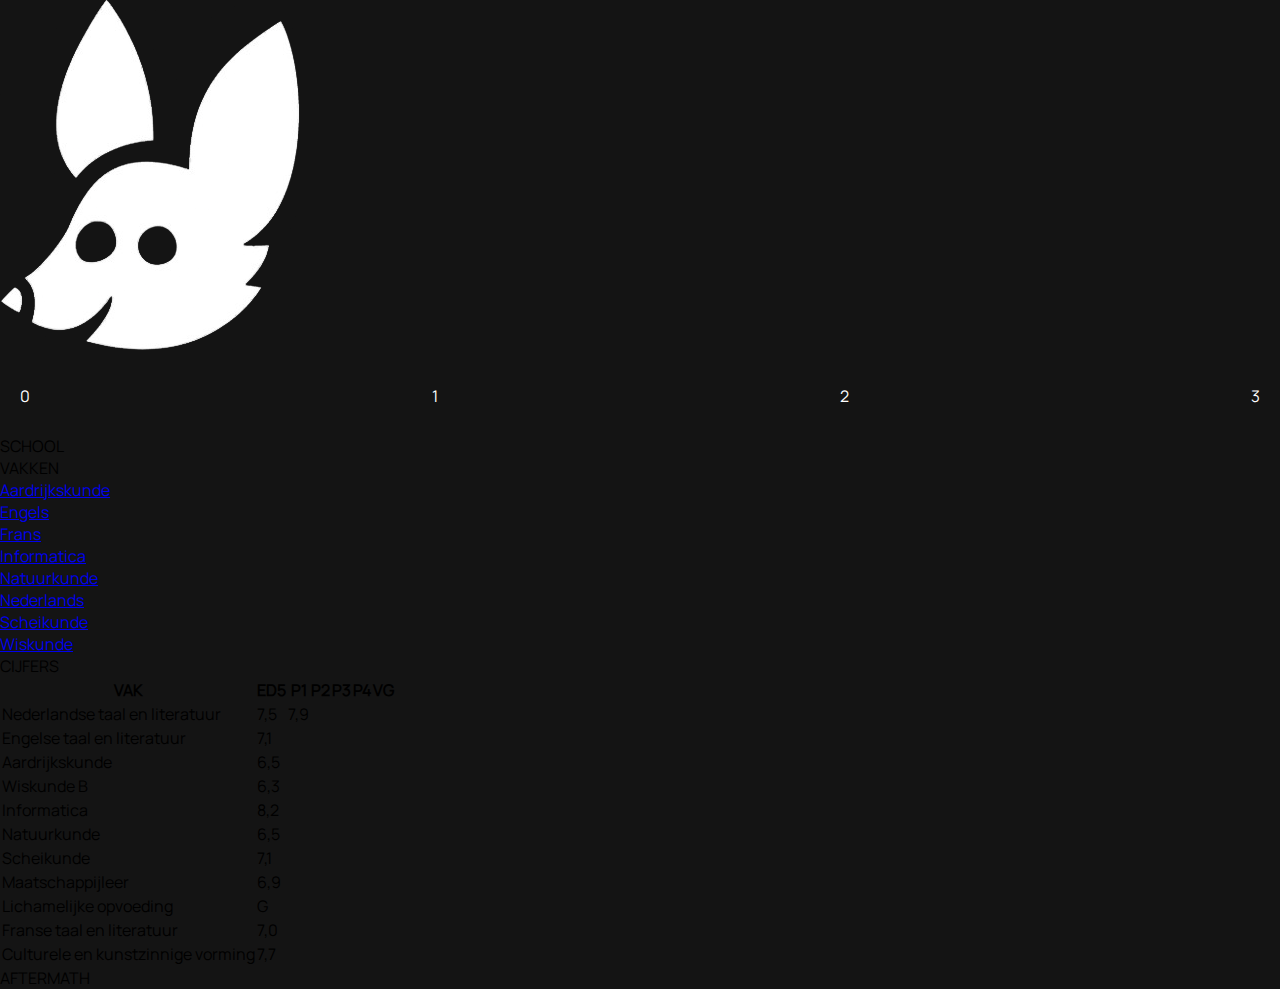
<file: index.html>
<!DOCTYPE html>
<html lang="en">
<head>
    <meta charset="UTF-8">
    <meta name="viewport" content="width=device-width, initial-scale=1.0">
    <link rel="stylesheet" type="text/css" href="style.css">
    <script defer src="scripts.js"></script>
    <title>maussie</title>
</head>

<header>
    <div class="navbar">
        <div class="logo">
            <img src="../../images/logos/maussie.png" alt="maussie">
        </div>
    </div>
</header>

<body>
    <nav class="escalator-nav">
        <ul>
            <li><a href="#section0" class="nav-link" data-hover="SCHOOL">0</a></li>
            <li><a href="#section1" class="nav-link" data-hover="VAKKEN">1</a></li>
            <li><a href="#section2" class="nav-link" data-hover="CIJFERS">2</a></li>
            <li><a href="#section3" class="nav-link" data-hover="AFTERMATH">3</a></li>
        </ul>
    </nav>

    <div class="content0" id="section0">
        <p>SCHOOL</p>
    </div>

    <div class="content1" id="section1">
        <p>VAKKEN</p>
        <ul>
            <a href="Aardrijkskunde.html"><li>Aardrijkskunde</li></a>
            <a href="Engels.html"><li>Engels</li></a>
            <a href="Frans.html"><li>Frans</li></a>
            <a href="Informatica.html"><li>Informatica</li></a>
            <a href="Natuurkunde.html"><li>Natuurkunde</li></a>
            <a href="Nederlands.html"><li>Nederlands</li></a>
            <a href="Scheikunde.html"><li>Scheikunde</li></a>
            <a href="Wiskunde.html"><li>Wiskunde</li></a> 
        </ul>
    </div>

    <div class="content2" id="section2">
        <p class="section-heading">CIJFERS</p>
        <table class="grades-table">
            <thead>
                <tr>
                    <th>VAK</th>
                    <th>ED5</th>
                    <th>P1</th>
                    <th>P2</th>
                    <th>P3</th>
                    <th>P4</th>
                    <th>VG</th>
                </tr>
            </thead>
            <tbody>
                <tr>
                    <td class="td-left">Nederlandse taal en literatuur</td>
                    <td>7,5</td>
                    <td>7,9</td>
                    <td></td>
                    <td></td>
                    <td></td>
                    <td class="vg-cell"></td>
                </tr>
                <tr>
                    <td class="td-left">Engelse taal en literatuur</td>
                    <td>7,1</td>
                    <td></td>
                    <td></td>
                    <td></td>
                    <td></td>
                    <td class="vg-cell"></td>
                </tr>
                <tr>
                    <td class="td-left">Aardrijkskunde</td>
                    <td>6,5</td>
                    <td></td>
                    <td></td>
                    <td></td>
                    <td></td>
                    <td class="vg-cell"></td>
                </tr>
                <tr>
                    <td class="td-left">Wiskunde B</td>
                    <td>6,3</td>
                    <td></td>
                    <td></td>
                    <td></td>
                    <td></td>
                    <td class="vg-cell"></td>
                </tr>
                <tr>
                    <td class="td-left">Informatica</td>
                    <td>8,2</td>
                    <td></td>
                    <td></td>
                    <td></td>
                    <td></td>
                    <td class="vg-cell"></td>
                </tr>
                <tr>
                    <td class="td-left">Natuurkunde</td>
                    <td>6,5</td>
                    <td></td>
                    <td></td>
                    <td></td>
                    <td></td>
                    <td class="vg-cell"></td>
                </tr>
                <tr>
                    <td class="td-left">Scheikunde</td>
                    <td>7,1</td>
                    <td></td>
                    <td></td>
                    <td></td>
                    <td></td>
                    <td class="vg-cell"></td>
                </tr>
                <tr>
                    <td class="td-left">Maatschappijleer</td>
                    <td>6,9</td>
                    <td></td>
                    <td></td>
                    <td></td>
                    <td></td>
                    <td class="vg-cell"></td>
                </tr>
                <tr>
                    <td class="td-left">Lichamelijke opvoeding</td>
                    <td>G</td>
                    <td></td>
                    <td></td>
                    <td></td>
                    <td></td>
                    <td class="vg-cell"></td>
                </tr>
                <tr>
                    <td class="td-left">Franse taal en literatuur</td>
                    <td>7,0</td>
                    <td></td>
                    <td></td>
                    <td></td>
                    <td></td>
                    <td class="vg-cell"></td>
                </tr>
                <tr>
                    <td class="td-left">Culturele en kunstzinnige vorming</td>
                    <td>7,7</td>
                    <td></td>
                    <td></td>
                    <td></td>
                    <td></td>
                    <td class="vg-cell"></td>
                </tr>
            </tbody>
        </table>
    </div>
    
    

    <div class="content3" id="section3">
        <p>AFTERMATH</p>
    </div>
</body>
</html>
</file>
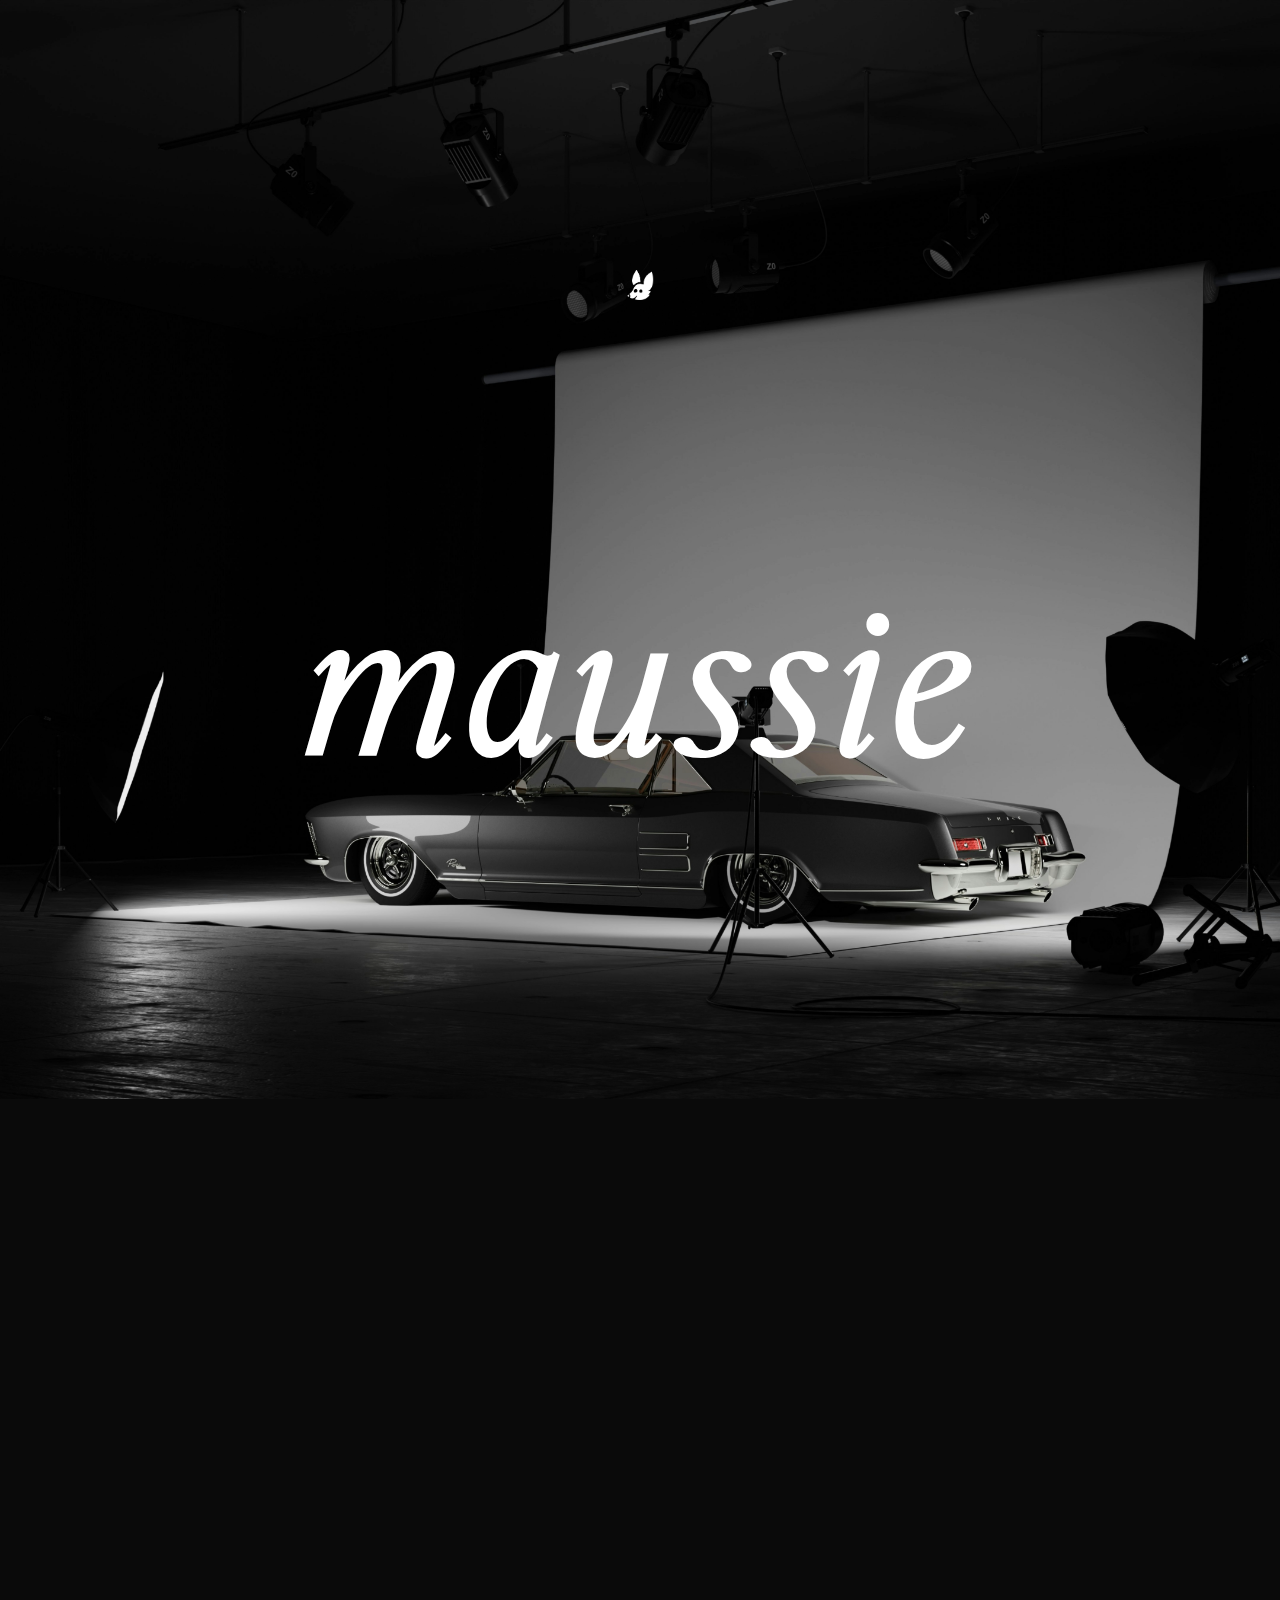
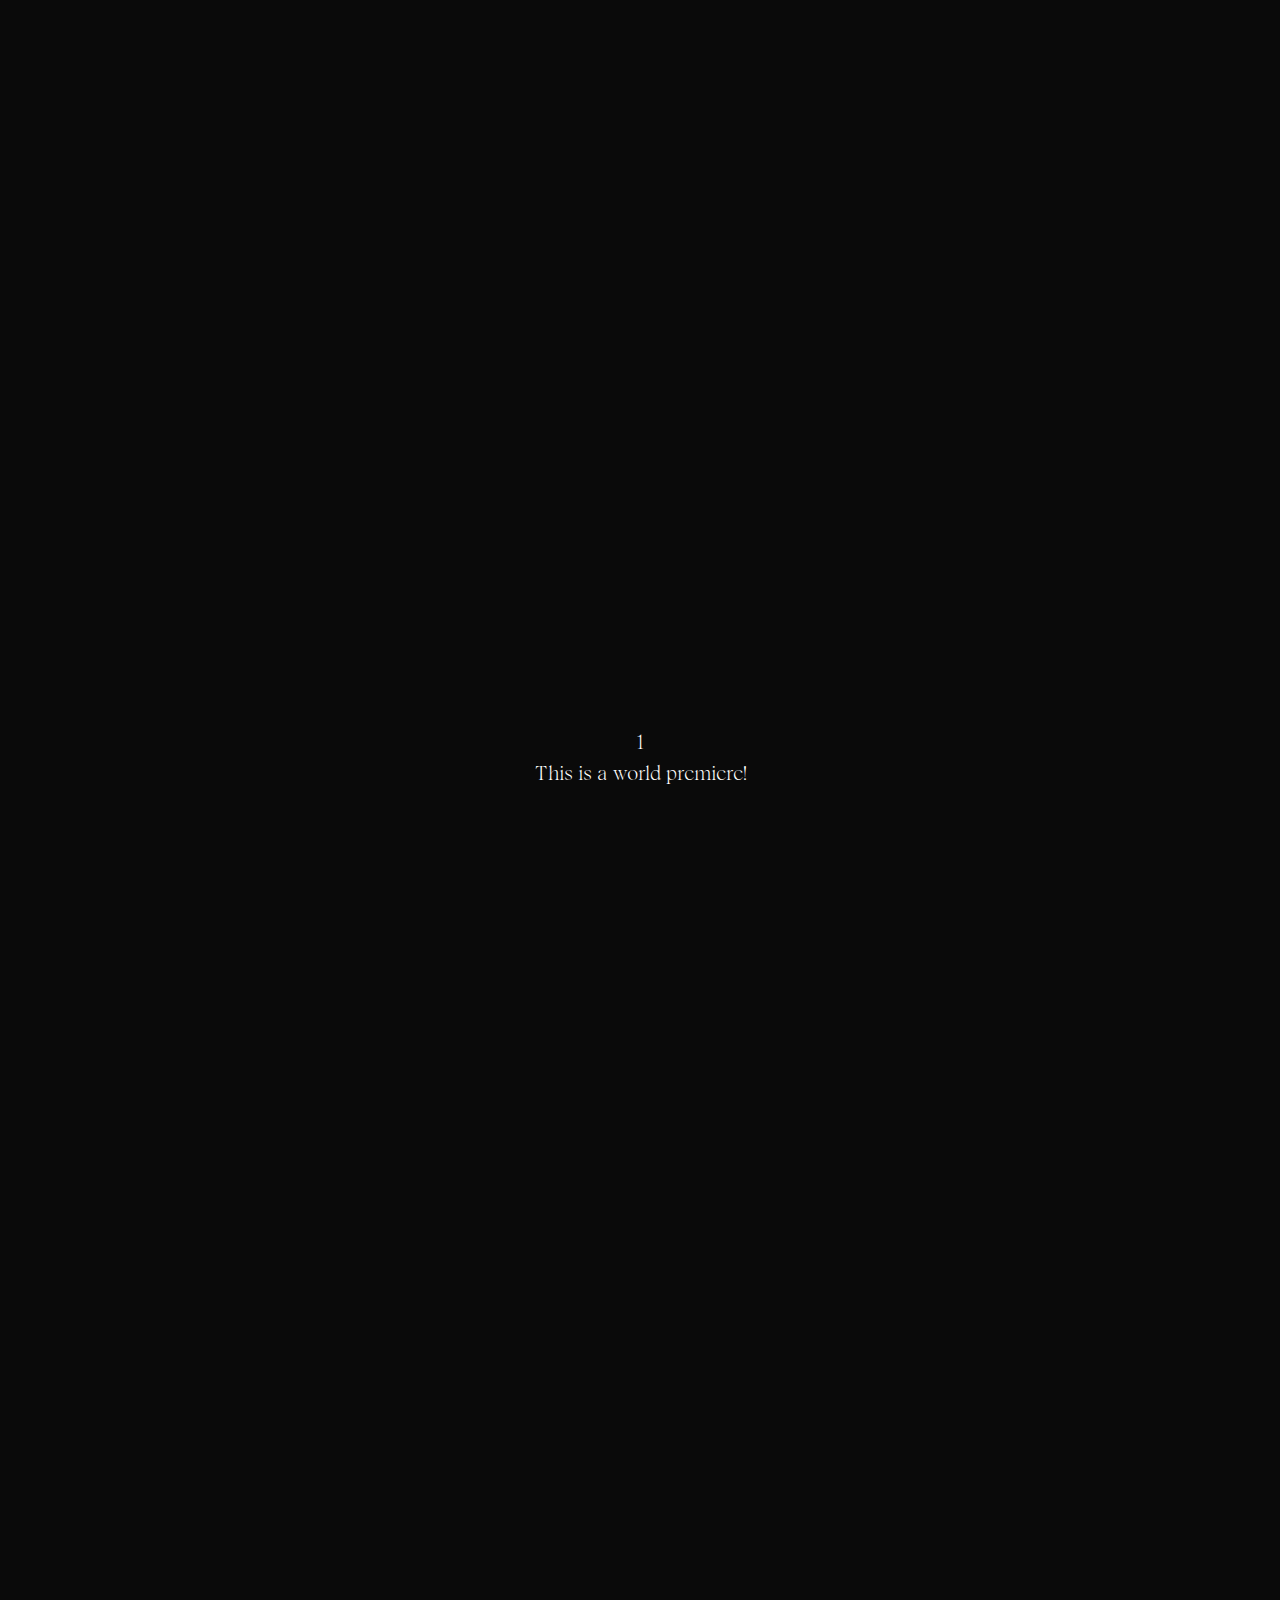
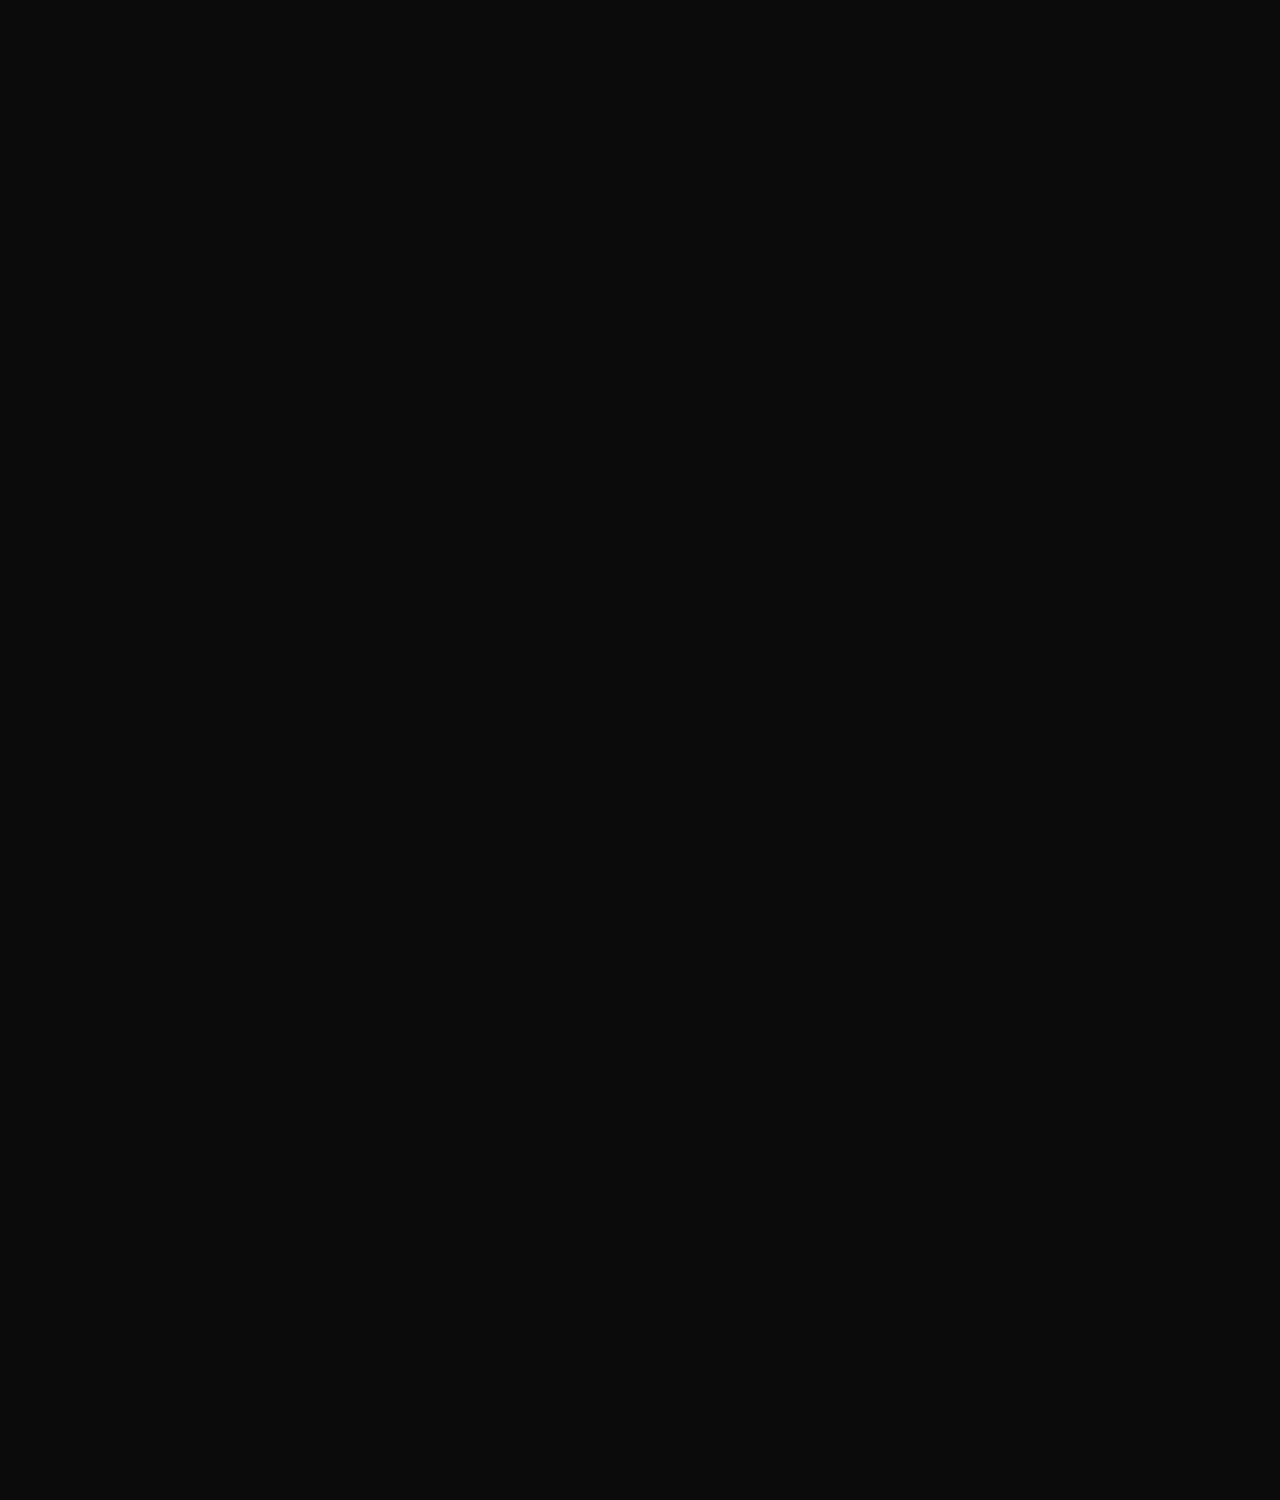
<file: assets/codes/index.html>
<!DOCTYPE html>
<html lang="en">
<head>
    <meta charset="UTF-8">
    <meta name="viewport" content="width=device-width, initial-scale=1.0">
    <link rel="stylesheet" type="text/css" href="style.css">
    <link rel="icon" type="image/png" href="../images/logos/maussie.png">
    <script defer src="scripts.js"></script>
    <title>maussie</title>
</head>
<body>
    <div class="header">
        <div class="logo">
            <img id="logo" src="../images/logos/maussie.png" alt="Logo">
        </div>
        <div class="title">
            <h1 id="main-title">maussie</h1>
        </div>
    </div>

    <div class="pyramid">
        <img class="pyramid-image" src="../images/Car.jpg" alt="Car"/>
    </div>

    <div class="content">
        <div class="parallax-container">
            <div class="box1">
                <div class="text-box1">
                    <p>1</p>
                    <p>This is a world premiere!</p>
                </div>
            </div>
        </div>
    </div>
</body>
</html>
</file>
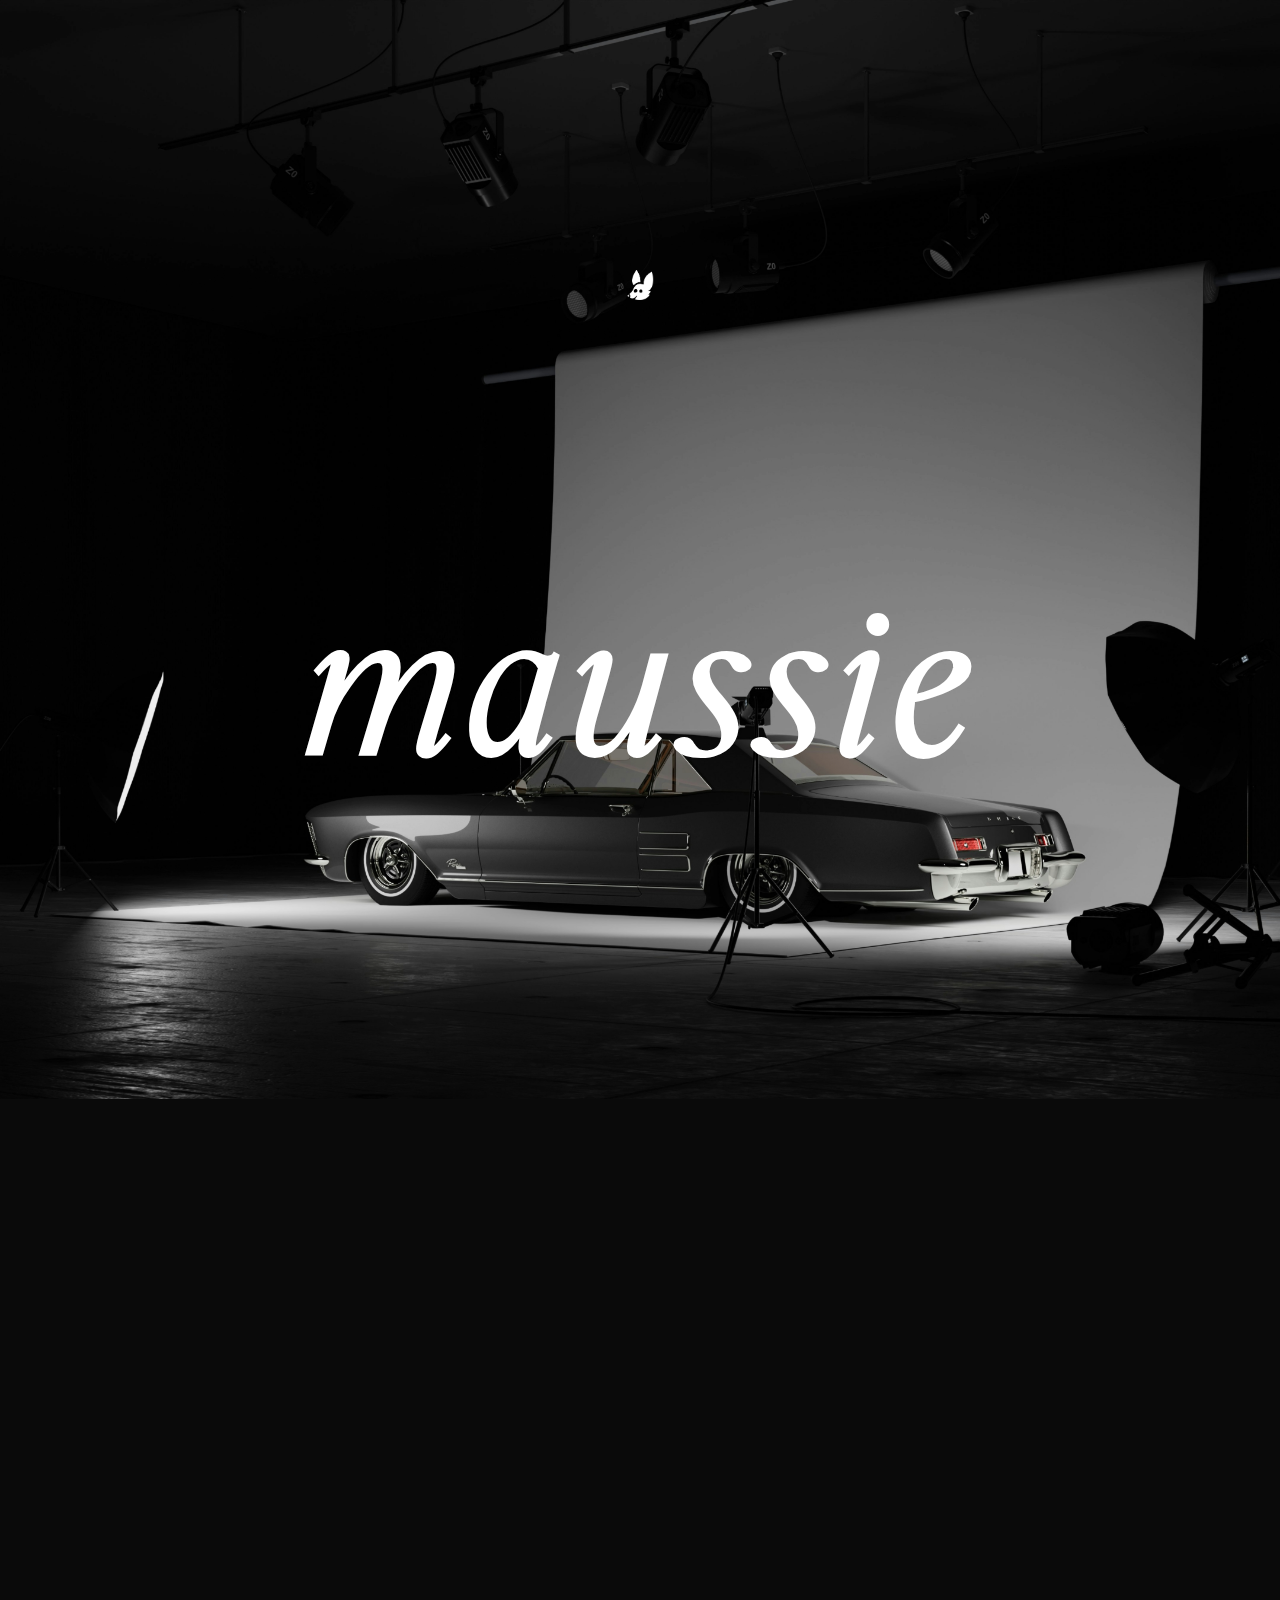
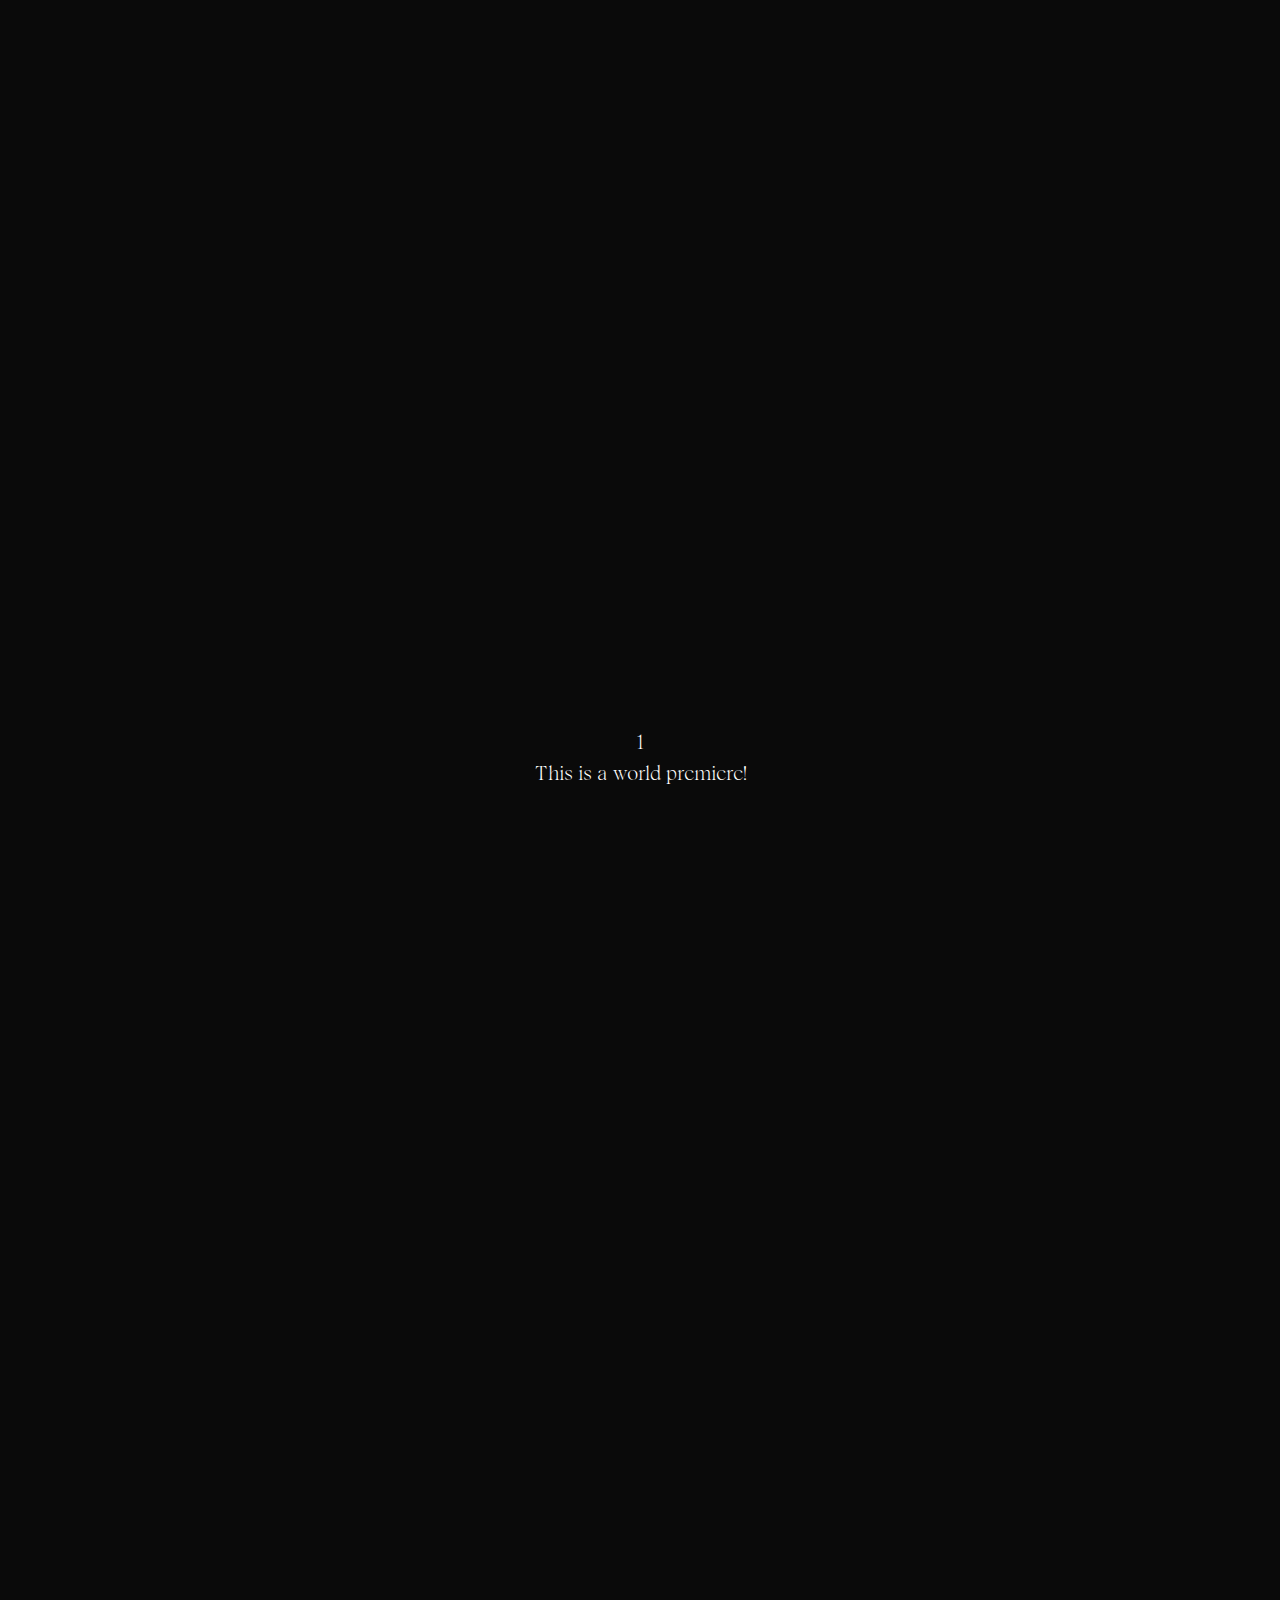
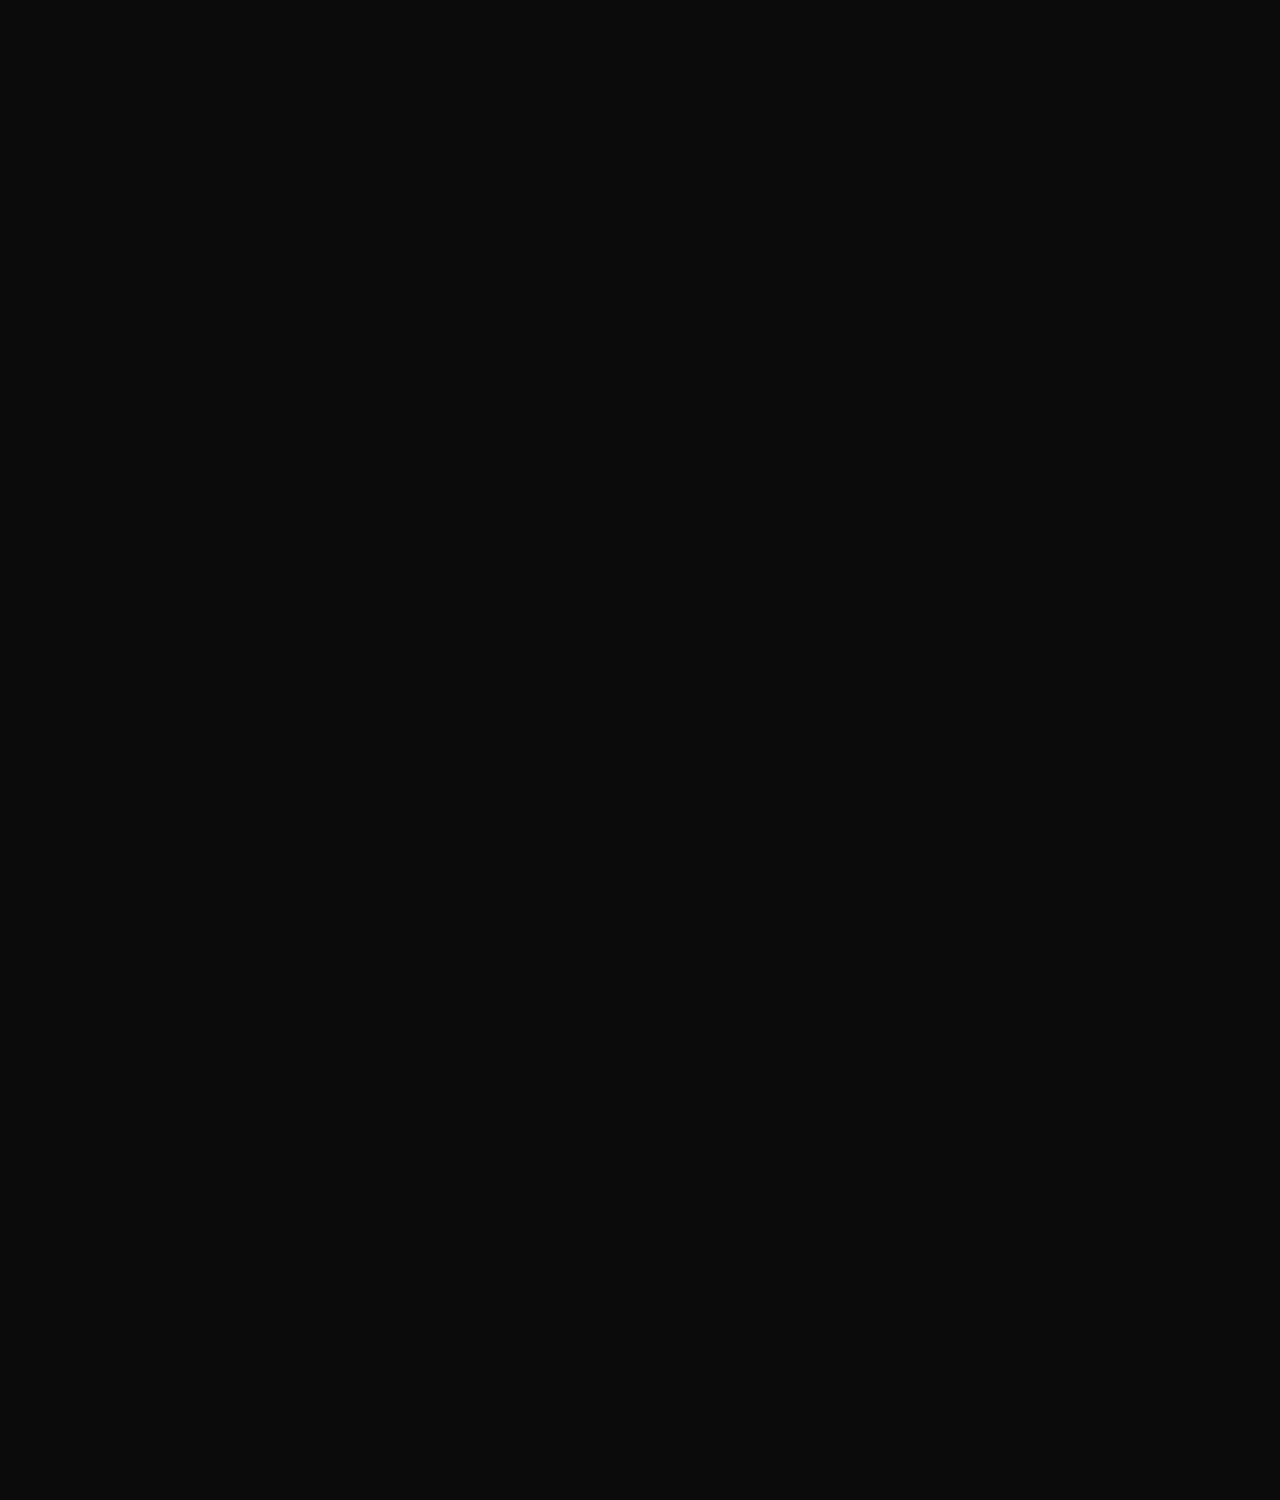
<file: assets/assets/codes/html/index.html>
<!DOCTYPE html>
<html lang="en">
<head>
    <meta charset="UTF-8">
    <meta name="viewport" content="width=device-width, initial-scale=1.0">
    <link rel="stylesheet" type="text/css" href="../css/style.css">
    <link rel="icon" type="image/png" href="../../images/logos/maussie.png">
    <script defer src="../js/scripts.js"></script>
    <title>maussie</title>
</head>
<body>
    <div class="header">
        <div class="logo">
            <img id="logo" src="../../images/logos/maussie.png" alt="Logo">
        </div>
        <div class="title">
            <h1 id="main-title">maussie</h1>
        </div>
    </div>

    <div class="pyramid">
        <img class="pyramid-image" src="../../images/Car.jpg" alt="Car"/>
    </div>

    <div class="content">
        <div class="parallax-container">
            <div class="box1">
                <div class="text-box1">
                    <p>1</p>
                    <p>This is a world premiere!</p>
                </div>
            </div>
        </div>
    </div>
</body>
</html>
</file>
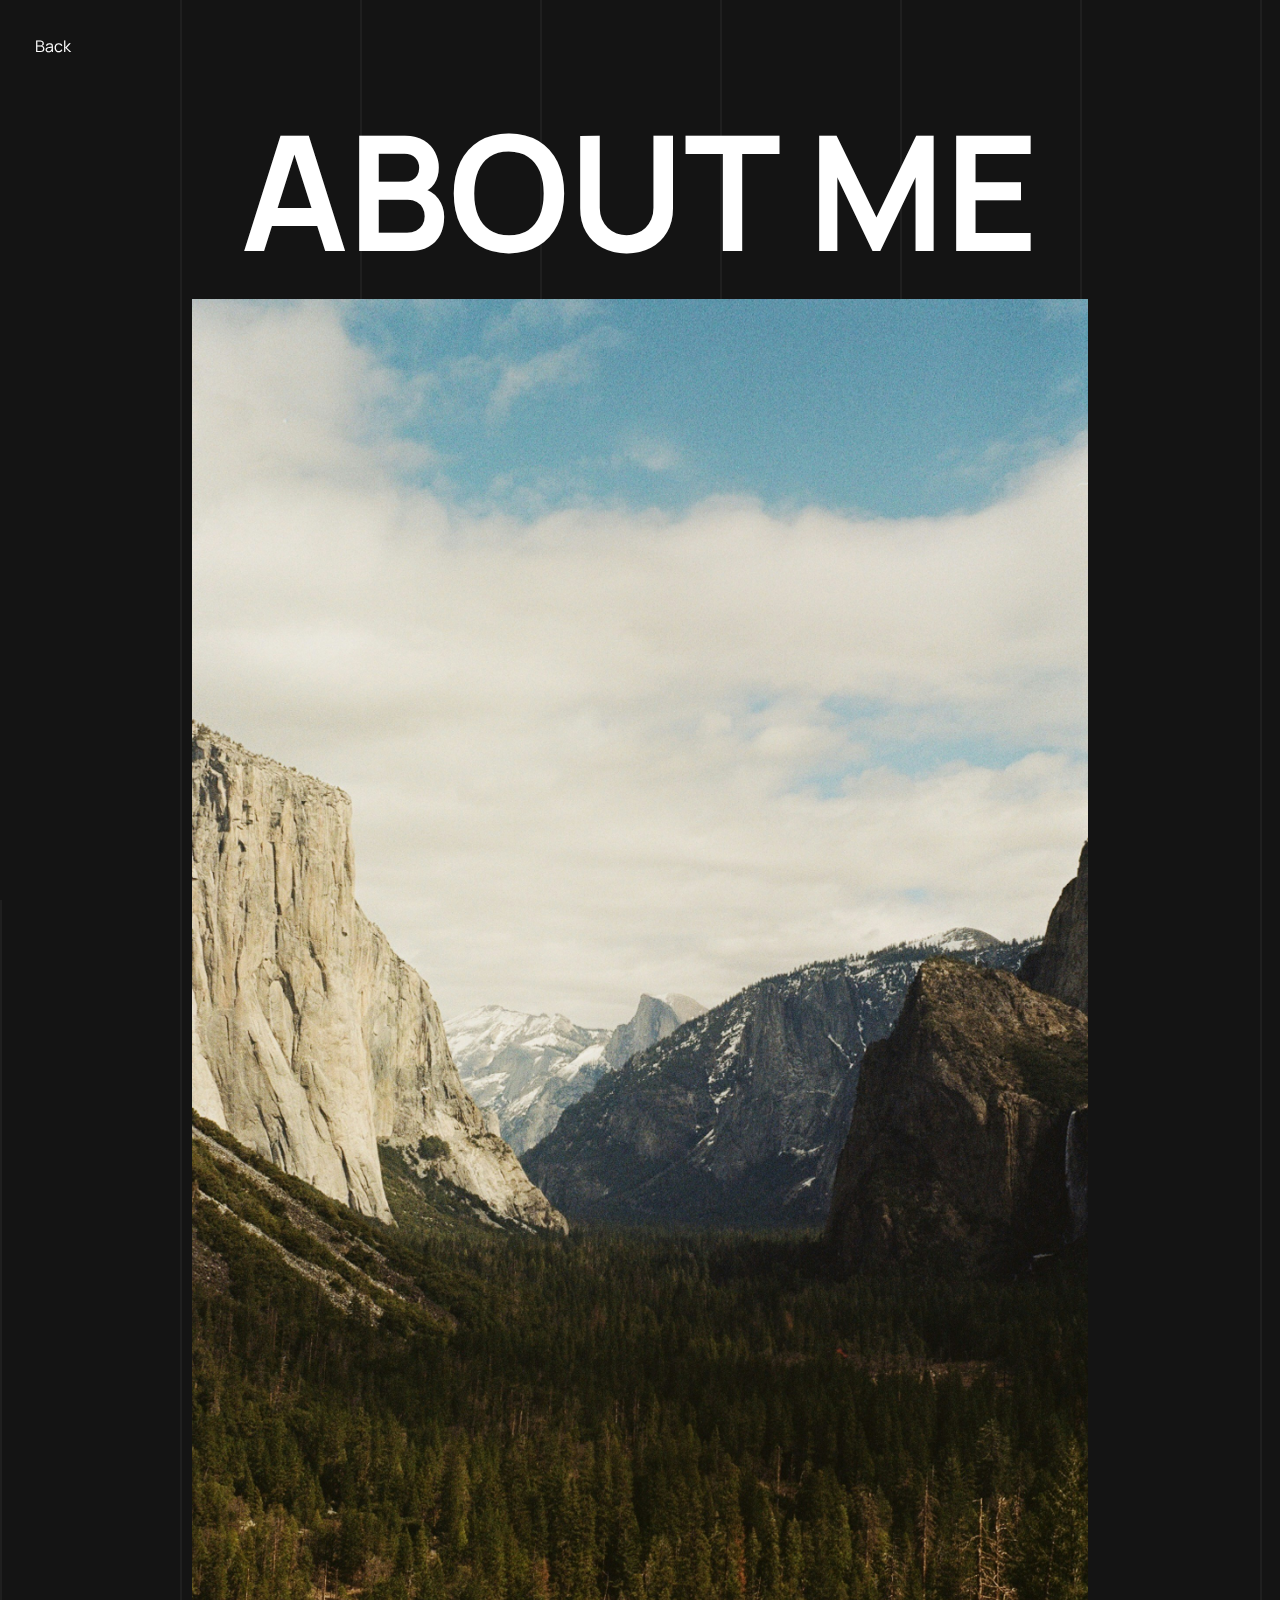
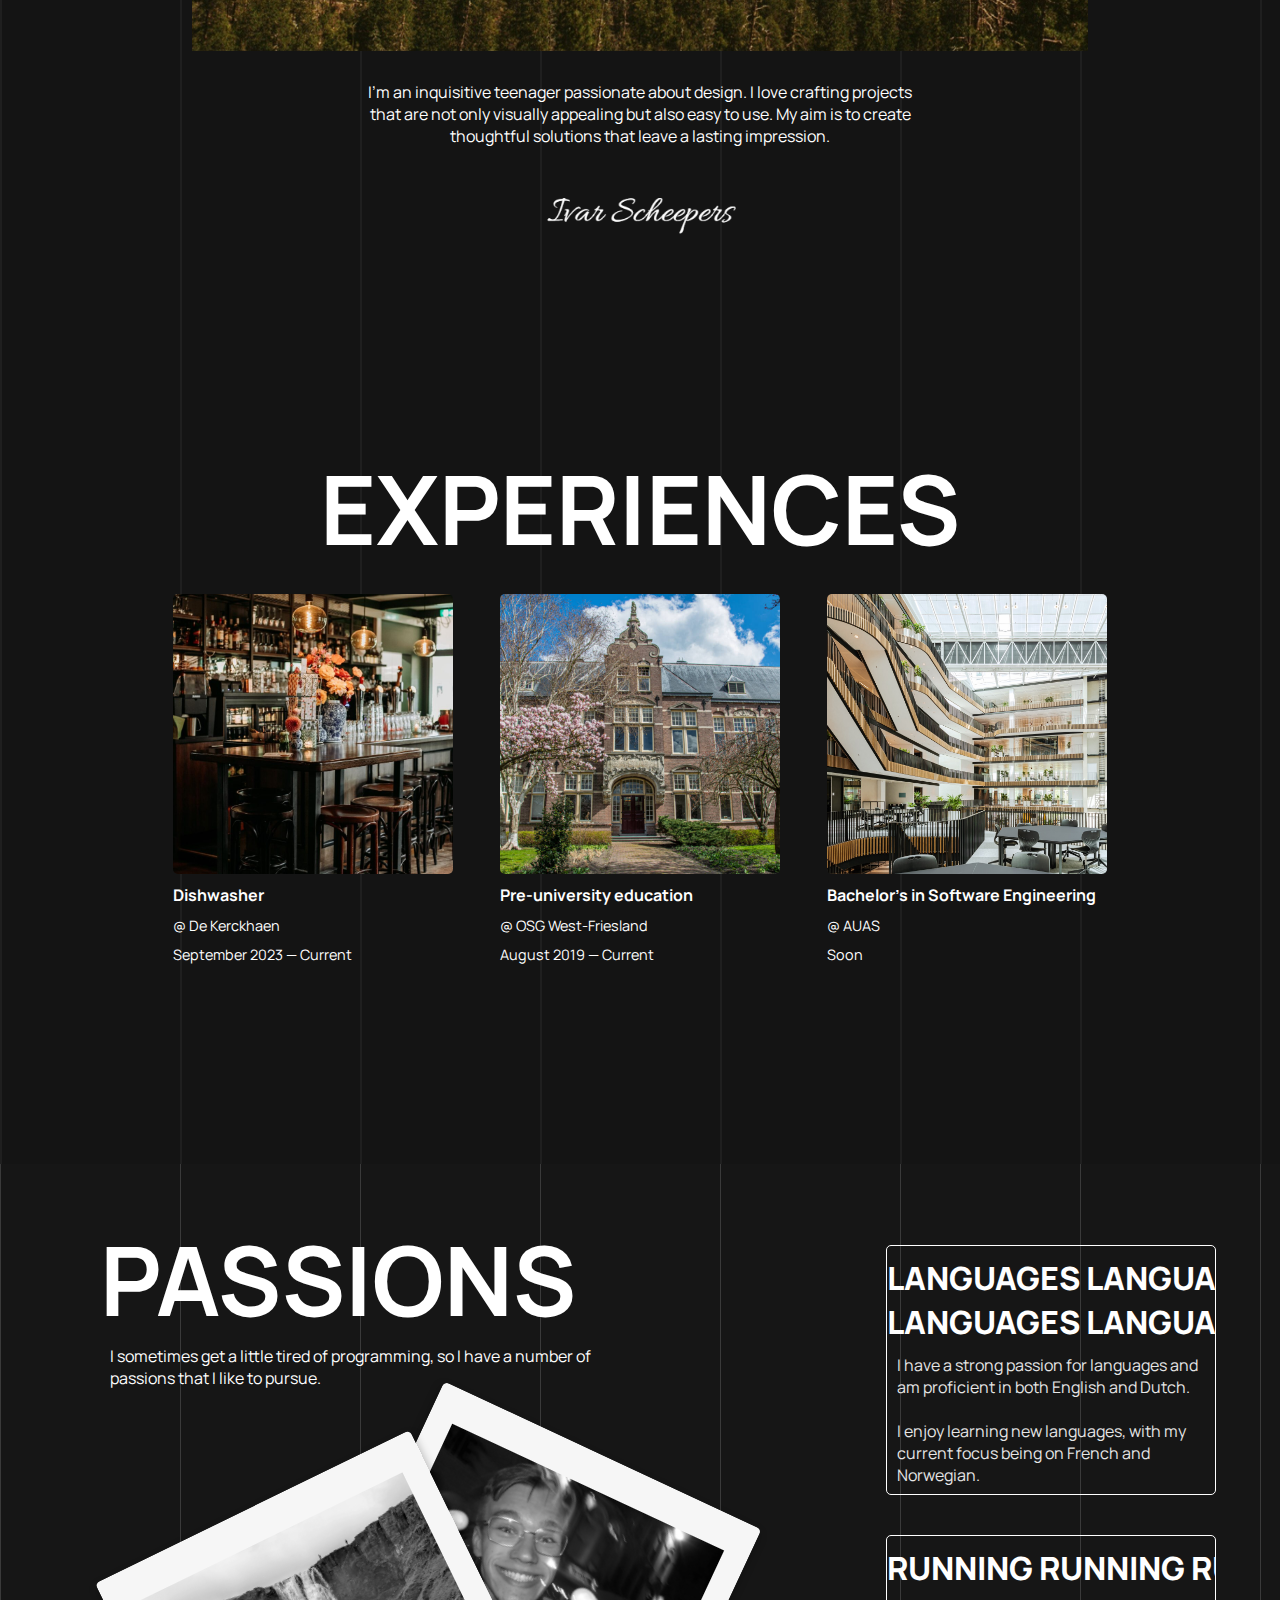
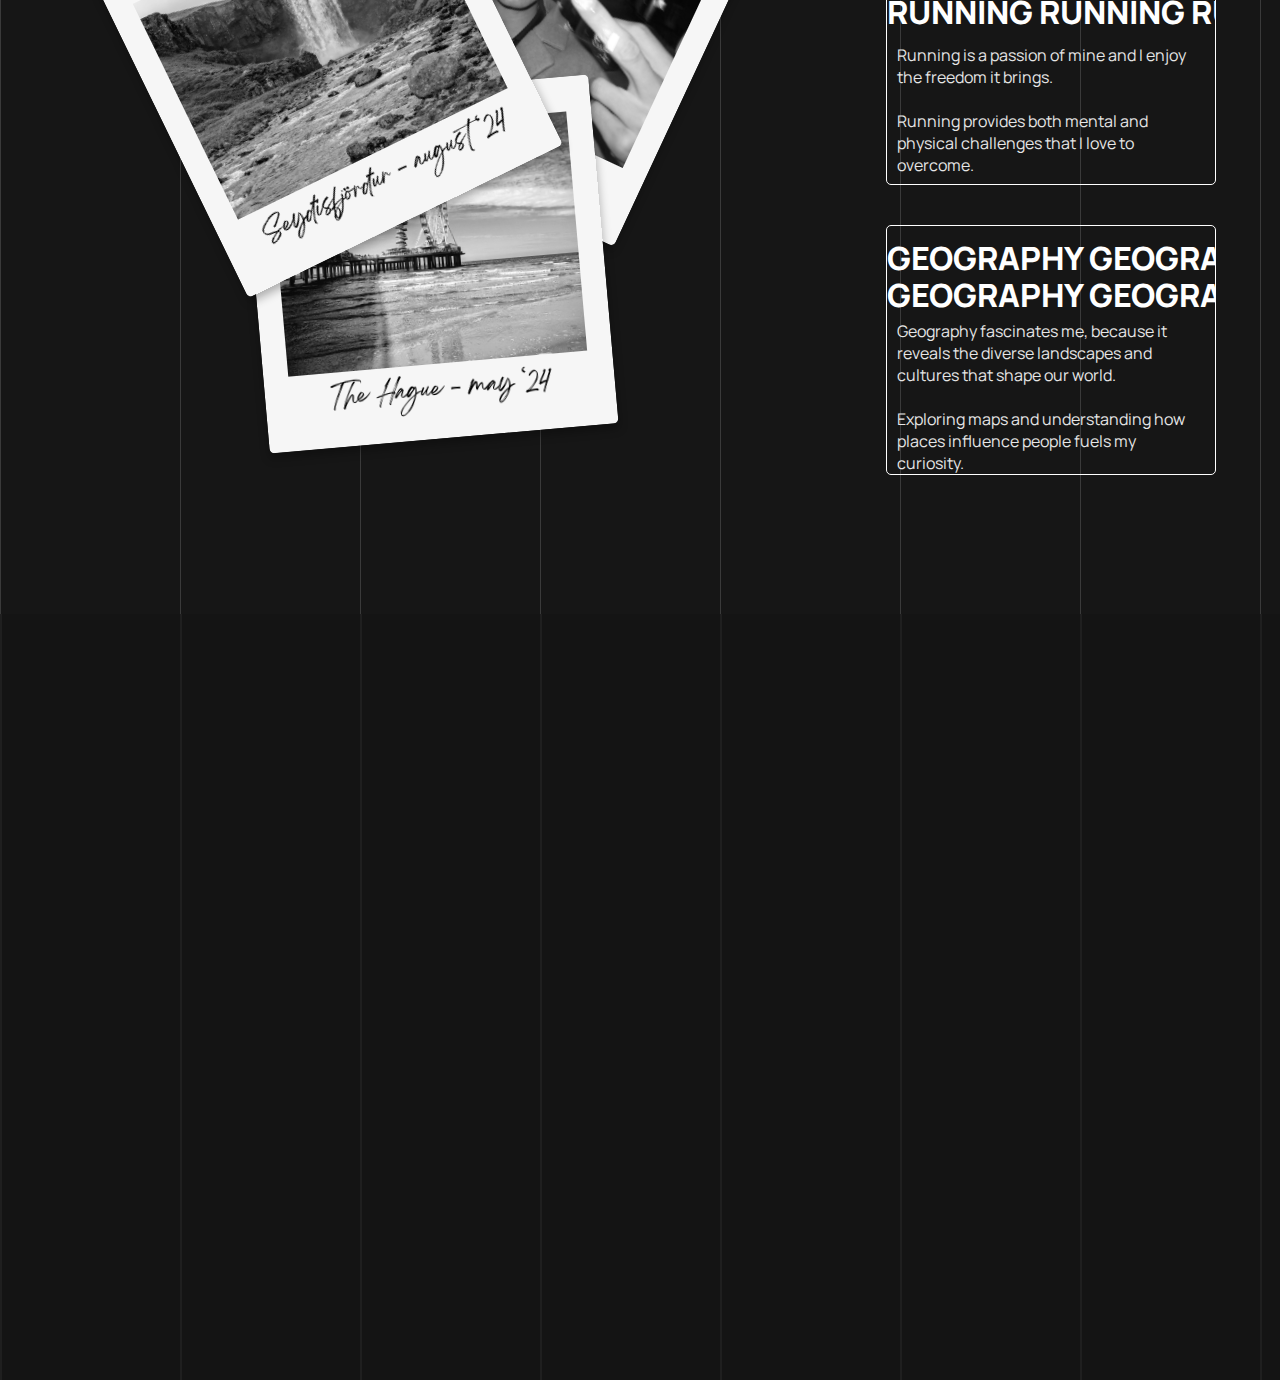
<file: about.html>
<!DOCTYPE html>
<html lang="en">
<head>
    <meta charset="UTF-8">
    <meta name="viewport" content="width=device-width, initial-scale=1.0">
    <link rel="stylesheet" type="text/css" href="about.css">
    <link rel="icon" type="image/png" href="assets/images/logos/maussie.png">
    <script defer src="scripts.js"></script>
    <script src="https://cdnjs.cloudflare.com/ajax/libs/gsap/3.12.2/gsap.min.js"></script>
    <title>IVAR — About</title>
</head>
<body>
    <a href="index.html" class="back-button">Back</a>

    <div class="transition">
        <div class="transition-row row-1">
            <div class="block"></div>
        </div>
    </div>

    <div class="scroll-indicator-container">
        <div class="scroll-indicator"></div>
    </div>

    <main>
        <div class="title">
            <p>ABOUT ME</p>
        </div> 
        
        <div class="image-container">
            <img class="title-image" src="assets/images/about.jpg" alt="About Image">
        </div>

        <div class="content">
            <p class="content-text">I'm an inquisitive teenager passionate about design.
                I love crafting projects that are not only visually appealing but also easy to use.
                My aim is to create thoughtful solutions that leave a lasting impression.</p>
            <img src="assets/images/signature.png" class="content-image" alt="Ivar Scheepers">
        </div>

        <div class="title2">
            <p>EXPERIENCES</p>
        </div> 

        <div class="experiences">
            <div class="experience-item">
                <img src="assets/images/De_Kerckhaen.jpg" alt="De Kerckhaen" class="experience-image">
                <p class="experience-text1">Dishwasher</p>
                <p class="experience-text2">@ De Kerckhaen</p>
                <p class="experience-text2">September 2023 — Current</p>
            </div>
            <div class="experience-item">
                <img src="assets/images/school.jpg" alt="OSG West-Friesland" class="experience-image">
                <p class="experience-text1">Pre-university education</p>
                <p class="experience-text2">@ OSG West-Friesland</p>
                <p class="experience-text2">August 2019 — Current</p>
            </div>
            <div class="experience-item">
                <img src="assets/images/AUAS.jpg" alt="AUAS" class="experience-image">
                <p class="experience-text1">Bachelor's in Software Engineering</p>
                <p class="experience-text2">@ AUAS</p>
                <p class="experience-text2">Soon</p>
            </div>
        </div>

    <div class="body2">
        <div class="title3">
            <p>PASSIONS</p>
        </div> 

        <div class="achievements-container">
            <div class="achievement-text">
                <p>I sometimes get a little tired of programming, so I have a number of passions that I like to pursue.</p>
            </div>
        
            <div class="achievement-boxes">
                <div class="achievement-box">
                    <div class="title-marquee">
                        <p>LANGUAGES LANGUAGES LANGUAGES LANGUAGES</p>
                    </div>
                    <div class="title-marquee2">
                        <p>LANGUAGES LANGUAGES LANGUAGES LANGUAGES</p>
                    </div>
                    <p class="box-text">
                        I have a strong passion for languages and am
                        proficient in both English and Dutch.
                        <br><br>
                        I enjoy learning new languages, with my current focus
                        being on French and Norwegian.
                    </p>
                </div>
        
                <div class="achievement-box">
                    <div class="title-marquee">
                        <p>RUNNING RUNNING RUNNING RUNNING</p>
                    </div>
                    <div class="title-marquee2">
                        <p>RUNNING RUNNING RUNNING RUNNING</p>
                    </div>
                    <p class="box-text">
                        Running is a passion of mine and I enjoy the freedom it brings.
                        <br><br>
                        Running provides both mental and physical challenges that I love to overcome.
                    </p>
                </div>
        
                <div class="achievement-box">
                    <div class="title-marquee">
                        <p>GEOGRAPHY GEOGRAPHY GEOGRAPHY GEOGRAPHY</p>
                    </div>
                    <div class="title-marquee2">
                        <p>GEOGRAPHY GEOGRAPHY GEOGRAPHY GEOGRAPHY</p>
                    </div>
                    <p class="box-text">
                        Geography fascinates me, because it reveals the diverse landscapes and
                        cultures that shape our world.
                        <br><br>
                        Exploring maps and understanding how places influence people fuels my curiosity.
                    </p>
                </div>
            </div>
        </div>

        <div class="stacked-images-container">
            <div class="stacked-image">
                <img src="assets/images/Polaroid3.png" alt="Passion Image 1">
            </div>
            <div class="stacked-image">
                <img src="assets/images/Polaroid2.png" alt="Passion Image 2">
            </div>
            <div class="stacked-image">
                <img src="assets/images/Polaroid1.png" alt="Passion Image 3">
            </div>
        </div>
    </div>

    </main>
</body>
</html>
</file>
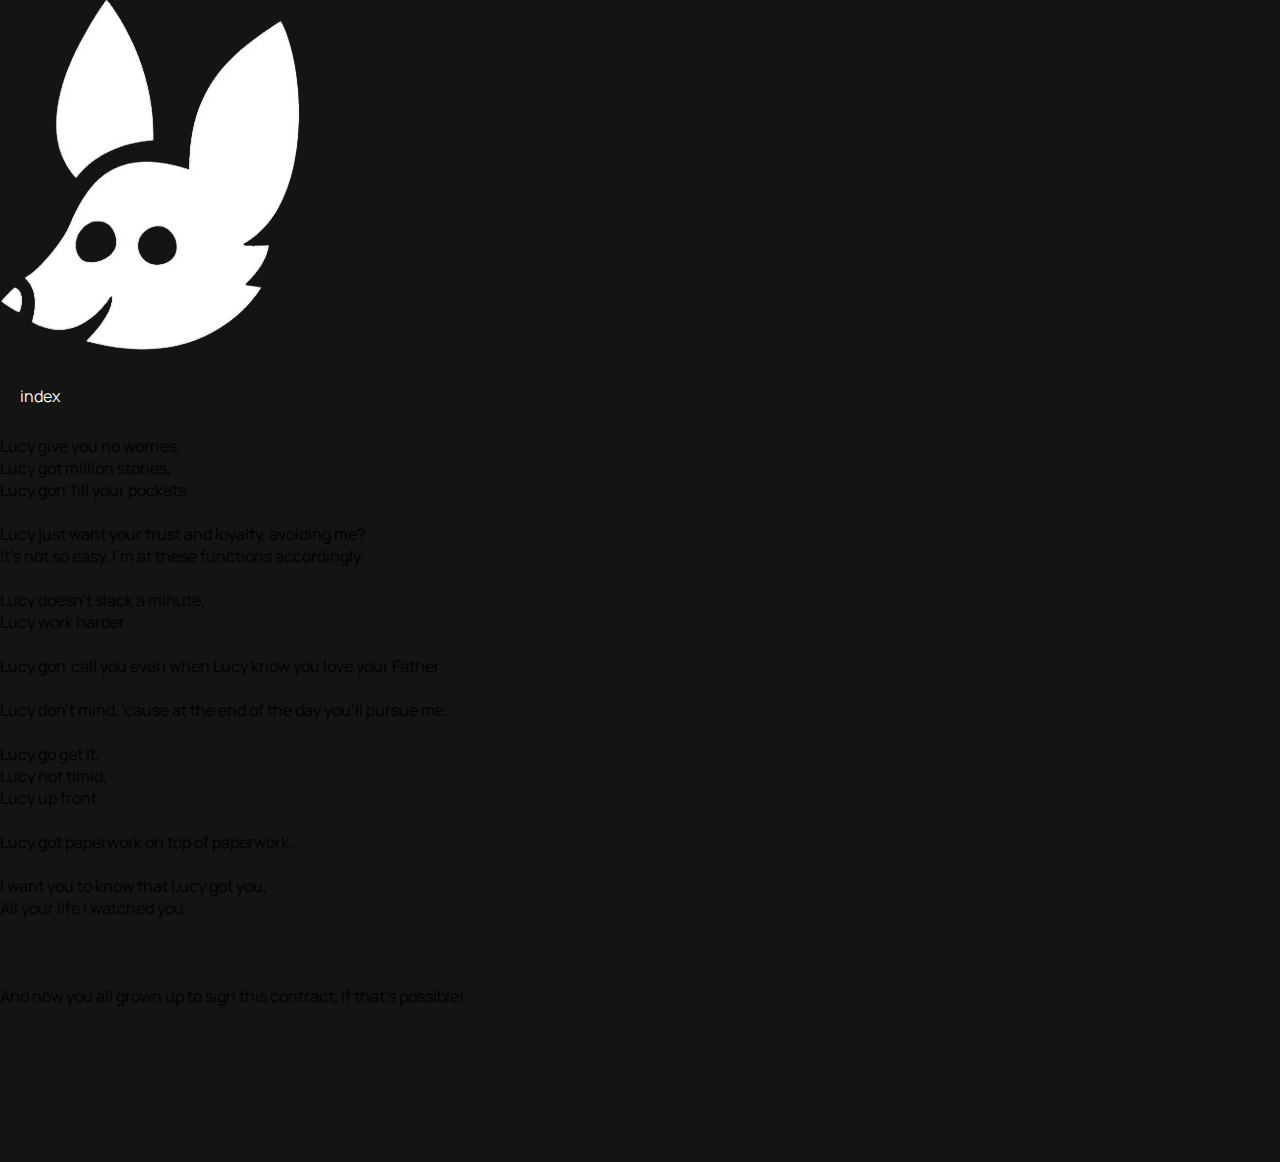
<file: page1.html>
<!DOCTYPE html>
<html lang="en">
<head>
    <meta charset="UTF-8">
    <meta name="viewport" content="width=device-width, initial-scale=1.0">
    <link rel="stylesheet" type="text/css" href="style.css">
    <link rel="icon" type="image/png" href="assets/images/logos/maussie.png">
    <script defer src="scripts.js"></script>
    <script src="https://cdnjs.cloudflare.com/ajax/libs/gsap/3.12.2/gsap.min.js"></script>
    <title>???</title>
</head>
<body>
    <header>
        <div class="logo">
            <img src="assets/images/logos/maussie.png" draggable="false">
        </div>
        <nav class="top-nav">
            <ul class="nav-links">
                <a href="index.html">index</a>
            </ul>
        </nav>
    </header>

    <div class="hero">
        <p class="hero-title2">Lucy give you no worries,<br>Lucy got million stories,<br>Lucy gon' fill your pockets.<br><br>Lucy just want your trust and loyalty, avoiding me?<br>It's not so easy, I'm at these functions accordingly.<br><br>Lucy doesn't slack a minute,<br>Lucy work harder.<br><br>Lucy gon' call you even when Lucy know you love your Father.<br><br>Lucy don't mind, 'cause at the end of the day you'll pursue me.<br><br>Lucy go get it,<br>Lucy not timid,<br>Lucy up front.<br><br>
            Lucy got paperwork on top of paperwork.<br><br>I want you to know that Lucy got you,<br>All your life I watched you.<br><br><br><br>And now you all grown up to sign this contract, if that's possible!</p>
    </div>
    <div class="signature-box">
        <canvas id="signature-pad" width="400" height="150"></canvas>
    </div>
</body>
</html>
</file>
<file: style.css>
@font-face {
    font-family: 'ManropeBold';
    src: url('assets/fonts/Manrope/Manrope-Bold.ttf');
}

@font-face {
    font-family: 'Manrope';
    src: url('assets/fonts/Manrope/Manrope-Regular.ttf');
}

@font-face {
    font-family: 'ManropeExtraBold';
    src: url('assets/fonts/Manrope/Manrope-ExtraBold.ttf');
}

* {
    margin: 0;
    padding: 0;    
    box-sizing: border-box;
}

body {
    height: 100vh;
    background-color: #141414;
    font-family: 'Manrope', sans-serif;
    transition: background-color 1s ease;
}

body.gold-text, body.gold-text * {
    color: #cc9933;
}

nav {
    height: 80px;
    padding: 0 20px;
    color: inherit;
}

nav ul {
    display: flex;
    justify-content: space-between;
    align-items: center;
    list-style: none;
    margin: 0;
    padding: 0;
}

nav a {
    margin: 30px 0 0 0;
    text-decoration: none;
    display: flex;
    align-items: center;
    color: white;
}

.nav-left {
    margin-left: 15px;
    font-family: 'ManropeBold';
    font-size: 30px;
}

.nav-right {
    margin-right: 25px;
    font-family: 'Manrope';
    font-size: 15px;
}

.nav-right:hover {
    font-style: italic;
}

main {
    display: flex;
    justify-content: center;
    align-items: center;
    width: 100vw;
    height: calc(100vh - 120px);
    overflow: hidden;
}

.image-row {
    display: flex;
    justify-content: center;
    align-items: center;
    gap: 20px;
    overflow: hidden;
    user-select: none;
}

.book {
    width: 20%; 
    height: 30vh; 
    object-fit: cover; 
    filter: grayscale(100%); 
    transition: width 1s ease, height 1s ease, filter 1s ease, opacity 1s ease; 
    cursor: pointer;
    opacity: 20%;
    cursor: default;
    position: relative; 
}

.book:hover {
    filter: grayscale(100%);
    opacity: 70%; 
}

.book.expanded {
    width: 80%; 
    height: 60vh; 
    filter: grayscale(0%);
    opacity: 100%; 
    cursor: default;
    user-select: none;
}

.text-container {
    position: fixed; 
    display: none;
    z-index: 100;
    user-select: none;
    bottom: 2%;
}

.text-container * {
    pointer-events: none;
}

.text-container.visible {
    animation: fade-in 1s ease; 
    display: block;
}

.text-container.fade-out {
    animation: fade-out 1s ease forwards;
    display: block;
}

#textContent {
    font-family: 'ManropeExtraBold', sans-serif;
    font-size: 3rem; 
    color: inherit; 
    text-align: center;
}

@keyframes fade-in {
    from {
        opacity: 0;
        transform: translateY(30px);
    }
    to {
        opacity: 1;
        transform: translateY(0);
    }
}

@keyframes fade-out {
    from {
        opacity: 1;
        transform: translateY(0);
    }
    to {
        opacity: 0;
        transform: translateY(30px);
    }
}

@media (max-width: 800px) {
    .book {
        height: 18vh; 
        width: 20%;
        opacity: 70%;
    }

    .book.expanded {
        height: 36vh;
        width: 80%;
    }

    #textContent {
        font-size: 2.5rem;
    }
}

@media (max-width: 600px) {
    .book {
        height: 14vh; 
        width: 20%;
        opacity: 70%;
    }

    .book.expanded {
        height: 28vh;
        width: 80%;
    }

    #textContent {
        font-size: 2rem;
    }
}

@media (max-width: 500px) {
    .book {
        height: 13vh; 
        width: 20%;
        opacity: 70%;
    }

    .book.expanded {
        height: 26vh;
        width: 80%;
    }

    #textContent {
        font-size: 1.5rem;
    }
}

@media (max-width: 400px) {
    .book {
        height: 12vh; 
        width: 20%;
        opacity: 70%;
    }

    .book.expanded {
        height: 24vh;
        width: 80%;
    }

    #textContent {
        font-size: 1rem;
    }
}

@media (max-width: 100px) {
    nav ul {
        flex-direction: column;
        align-items: stretch;
    }

    nav a {
        justify-content: center;
        padding: 10px 0;
    }
}
</file>
<file: assets/codes/style.css>
@font-face {
    font-family: 'Ponte';
    src: url('../fonts/Ponte/Ponte.ttf');
}

@font-face {
    font-family: 'PonteLightItalic';
    src: url('../fonts/Ponte/PonteLightItalic.ttf');
}

@font-face {
    font-family: 'PonteLight';
    src: url('../fonts/Ponte/PonteLight.ttf');
}

* {
    margin: 0;
    padding: 0;
    box-sizing: border-box;
    user-select: none;
}

body {
    background-color: #0A0A0A;
    color: white;
    margin: 0;
    padding: 0;
    box-sizing: border-box;
    -ms-overflow-style: none;
    scrollbar-width: none;
    height: 100%;
    scroll-behavior: smooth;
    font-family: Arial, sans-serif;
}

.logo {
    position: fixed; 
    top: 30%;
    left: 50%; 
    transform: translateX(-50%);
    z-index: 1000;
}

#logo {
    width: 2vw;
    height: auto; 
    position: relative;
    z-index: 2;
    display: block;
    margin-left: auto;
    margin-right: auto;
}

.title {
    position: fixed;
    bottom: 10%;
    width: 100%;
    text-align: center;
    z-index: 1000;
    padding: 0 10px;
}

.title h1 {
    font-family: 'PonteLightItalic', sans-serif;
    font-size: 12rem;
    color: white;
    will-change: transform, font-size;
    letter-spacing: 0.3rem;
    position: relative;
    z-index: 1;
}

.pyramid {
    padding-bottom: 200px;
}

.pyramid-image {
    position: absolute;
    top: 0;
    left: 0;
    right: 0;
    bottom: auto;
    margin-left: auto;
    margin-right: auto;
    z-index: 0;
    width: 100%;
    height: auto; 
}

.content {
    font-size: 1.2rem;
    line-height: 1.6;
    padding: 200vh 20px;
    text-align: center;
}

.parallax-container {
    position: relative;
    height: 100vh; 
    overflow: hidden;
    display: flex;
    flex-direction: column;
    justify-content: space-around;
}

.box1 {
    width: 100%;
    height: 10vh; 
    display: flex;
    justify-content: center;
    align-items: center; 
}

.text-box1 {
    font-family: 'PonteLight';
    font-size: 1.2rem;
    color: white;
    text-align: center;
    width: 22vw;
    transform: translateY(-10vh);
}

#main-title, #logo {
    transition: opacity 0.5s ease;
    opacity: 1; 
}

.fade-out {
    opacity: 0;
}

@keyframes float {
    0%, 100% {
        transform: translateY(0) scale(1);
    }
    50% {
        transform: translateY(-20px) scale(1.2);
    }
}

@media (max-width: 1200px) {
    .title h1 {
        font-size: 10vw;
    }
}

@media (max-width: 992px) {
    .title h1 {
        font-size: 12vw;
    }
    .content img {
        width: 25vw;
    }
}

@media (max-width: 768px) {
    .title h1 {
        font-size: 14vw;
        letter-spacing: 0.2rem;
    }

    .text-box {
        font-size: 1.5rem;
        padding: 15px 30px;
    }
}

@media (max-width: 576px) {
    .title h1 {
        font-size: 16vw;
    }
    .content img {
        width: 40vw;
    }
}
</file>
<file: assets/assets/codes/css/style.css>
@font-face {
    font-family: 'Ponte';
    src: url('../../fonts/Ponte/Ponte.ttf');
}

@font-face {
    font-family: 'PonteLightItalic';
    src: url('../../fonts/Ponte/PonteLightItalic.ttf');
}

@font-face {
    font-family: 'PonteLight';
    src: url('../../fonts/Ponte/PonteLight.ttf');
}

* {
    margin: 0;
    padding: 0;
    box-sizing: border-box;
    user-select: none;
}

body {
    background-color: #0A0A0A;
    color: white;
    margin: 0;
    padding: 0;
    box-sizing: border-box;
    -ms-overflow-style: none;
    scrollbar-width: none;
    height: 100%;
    scroll-behavior: smooth;
    font-family: Arial, sans-serif;
}

.logo {
    position: fixed; 
    top: 30%;
    left: 50%; 
    transform: translateX(-50%);
    z-index: 1000;
}

#logo {
    width: 2vw;
    height: auto; 
    position: relative;
    z-index: 2;
    display: block;
    margin-left: auto;
    margin-right: auto;
}

.title {
    position: fixed;
    bottom: 10%;
    width: 100%;
    text-align: center;
    z-index: 1000;
    padding: 0 10px;
}

.title h1 {
    font-family: 'PonteLightItalic', sans-serif;
    font-size: 12rem;
    color: white;
    will-change: transform, font-size;
    letter-spacing: 0.3rem;
    position: relative;
    z-index: 1;
}

.pyramid {
    padding-bottom: 200px;
}

.pyramid-image {
    position: absolute;
    top: 0;
    left: 0;
    right: 0;
    bottom: auto;
    margin-left: auto;
    margin-right: auto;
    z-index: 0;
    width: 100%;
    height: auto; 
}

.content {
    font-size: 1.2rem;
    line-height: 1.6;
    padding: 200vh 20px;
    text-align: center;
}

.parallax-container {
    position: relative;
    height: 100vh; 
    overflow: hidden;
    display: flex;
    flex-direction: column;
    justify-content: space-around;
}

.box1 {
    width: 100%;
    height: 10vh; 
    display: flex;
    justify-content: center;
    align-items: center; 
}

.text-box1 {
    font-family: 'PonteLight';
    font-size: 1.2rem;
    color: white;
    text-align: center;
    width: 22vw;
    transform: translateY(-10vh);
}

#main-title, #logo {
    transition: opacity 0.5s ease;
    opacity: 1; 
}

.fade-out {
    opacity: 0;
}

@keyframes float {
    0%, 100% {
        transform: translateY(0) scale(1);
    }
    50% {
        transform: translateY(-20px) scale(1.2);
    }
}

@media (max-width: 1200px) {
    .title h1 {
        font-size: 10vw;
    }
}

@media (max-width: 992px) {
    .title h1 {
        font-size: 12vw;
    }
    .content img {
        width: 25vw;
    }
}

@media (max-width: 768px) {
    .title h1 {
        font-size: 14vw;
        letter-spacing: 0.2rem;
    }

    .text-box {
        font-size: 1.5rem;
        padding: 15px 30px;
    }
}

@media (max-width: 576px) {
    .title h1 {
        font-size: 16vw;
    }
    .content img {
        width: 40vw;
    }
}
</file>
<file: about.css>
@font-face {
    font-family: 'ManropeBold';
    src: url('assets/fonts/Manrope/Manrope-Bold.ttf');
}

@font-face {
    font-family: 'Manrope';
    src: url('assets/fonts/Manrope/Manrope-Regular.ttf');
}

@font-face {
    font-family: 'ManropeExtraBold';
    src: url('assets/fonts/Manrope/Manrope-ExtraBold.ttf');
}

@font-face {
    font-family: 'Parisienne';
    src: url('assets/fonts/Parisienne-Regular.ttf');
}

* {
    margin: 0;
    padding: 0;    
    box-sizing: border-box;
}

body {
    background-color: #141414;
    opacity: 1;
    background-size: 20vmin 1px;
    background-image:  repeating-linear-gradient(to right, #1F1F1F, #1F1F1F 2px, #141414 1px, #141414);
    font-family: 'Manrope', sans-serif;
    transition: background-color 1s ease;
    user-select: none;
}

.body2 {
    height: 1050px;
    background-image:  repeating-linear-gradient(to right, #3a3a3a, #3a3a3a 1px, #161616 1px, #161616);
    background-size: 20vmin 1px;
}

::-webkit-scrollbar {
    display: none;
}

body::-moz-scrollbar {
    display: none;
}

main {
    align-items: flex-start; 
    width: 100%;
    height: 500vh; 
}

.title {
    font-family: 'ManropeBold', sans-serif;
    font-size: 10rem;
    color: white;
    text-align: center;
    margin-top: 80px;
}

.title2 {
    font-family: 'ManropeBold', sans-serif;
    font-size: 6rem;
    color: white;
    text-align: center;
    margin-top: 150px;
}

.back-button {
    position: fixed;
    top: 35px;
    left: 35px;
    font-family: 'Manrope', sans-serif;
    font-size: 1rem;
    color: #fff;
    text-decoration: none;
    z-index: 50;
    transition: color 0.3s ease, transform 0.3s ease, opacity 0.3s ease;
}

.back-button:hover {
    color: #707070;
}

.back-button.clicked {
    opacity: 0;
}

.scroll-indicator-container {
    position: fixed;
    top: 0;
    left: 0;
    width: 3px;
    height: 100%;
    background-color: #141414;
    z-index: 10;
}

.scroll-indicator {
    width: 100%;
    height: 0;
    background-color: #f0f0f0; 
    transform-origin: top;
    transition: height 0.1s ease-out;
}

.content {
    font-family: 'Manrope', sans-serif;
    font-size: 1rem;
    display: flex;
    flex-direction: column;
    align-items: center; 
    justify-content: center;
    text-align: center;
    height: auto;
    padding: 20px;
}

.content-text {
    padding: 10px 0;
    width: auto;
    max-width: 35em; 
    color: white; 
}

.content-image {
    width: 30vmax;
    height: auto;
}

.image-container {
    position: relative;
    width: 100vw;
    height: auto; 
    overflow: hidden;
    display: flex;
    justify-content: center;
    align-items: center;
}

.title-image {
    width: 70vw;
    height: auto;
    object-fit: cover;
    transform: scale(1); 
    transition: transform 0.3s ease-out, width 0.3s ease-out;
}

.experiences {
    width: 75vw;
    display: grid;
    grid-template-columns: repeat(3, 1fr);
    gap: 20px;
    margin: 20px auto;
    justify-content: center;
    align-items: start;
}

.experience-item {
    display: flex;
    flex-direction: column;
    align-items: center; 
    gap: 10px;
}

.experience-image {
    width: 100%;
    max-width: 280px;
    height: 280px;
    object-fit: cover;
    border-radius: 5px;
}

.experience-text1, .experience-text2 {
    color: white;
    text-align: left;
    max-width: 280px;
    width: 100%;
}

.experience-text1 {
    font-family: 'ManropeBold', sans-serif;
    font-size: 1rem;
}

.experience-text2 {
    font-family: 'Manrope', sans-serif;
    font-size: 0.9rem;
}

.title3 {
    font-family: 'ManropeBold', sans-serif;
    font-size: 6rem;
    color: #fff;
    text-align: left;
    margin-left: 100px;
    padding-top: 50px;
    margin-top: 200px;
}

.achievements-container {
    position: relative;
    display: flex;
    justify-content: flex-start; 
    align-items: flex-start;
}

.achievement-text {
    flex: 1;
    max-width: 500px;
    margin-left: 110px;
    font-family: 'Manrope', sans-serif;
    color: #fff;
    font-size: 1rem;
}

.achievement-boxes {
    position: absolute;
    top: -100px; 
    right: 5vw;
    display: flex;
    flex-direction: column;
    gap: 20px;
    width: auto;
}

.achievement-box {
    position: relative;
    width: 330px;
    height: 250px;
    background-color: transparent;
    border-radius: 5px;
    padding-top: 10px;
    margin-bottom: 20px;
    display: flex;
    flex-direction: column;
    align-items: center;
    justify-content: flex-start;
    border: #fff 0.5px solid;
    z-index: 20;
}

.title-marquee, .title-marquee2 {
    width: 100%;
    overflow: hidden;
    position: relative;
    white-space: nowrap;
    margin-bottom: 0px; 
    pointer-events: auto; 
}

.title-marquee p {
    display: inline-block;
    animation: marquee 10s linear infinite;
    font-family: 'ManropeExtraBold', sans-serif;
    font-size: 2rem;
    color: #fff;
}

.title-marquee2 p {
    display: inline-block;
    animation: marquee2 10s linear infinite;
    font-family: 'ManropeExtraBold', sans-serif;
    font-size: 2rem;
    color: #fff;
}

.box-text {
    color: #e6e6e6;
    text-align: left;
    font-family: 'Manrope', sans-serif;
    font-size: 1rem;
    padding-left: 10px;
    padding-right: 10px;
    padding-top: 10px;
}

@keyframes marquee {
    from { transform: translateX(0); }
    to { transform: translateX(-50%); }
}

@keyframes marquee2 {
    from { transform: translateX(-50%); }
    to { transform: translateX(0); }
}

.title-marquee:hover p,
.title-marquee2:hover p {
    animation-play-state: paused;
}

@media (max-width: 1200px) {
    .title {
        font-size: 8rem;
    }

    .title2 {
        font-size: 5rem;
    }

    .title3 {
        font-size: 5rem;
        text-align: center;
        margin-left: 0px;
    }

    .content-text {
        max-width: 30em; 
    }

    .achievements-container {
        flex-direction: column; 
        align-items: center; 
        text-align: center;
    }

    .achievement-text {
        margin: 0 auto 20px; 
        max-width: 80%; 
    }

    .achievement-boxes {
        position: static; 
        margin: 0 auto;
        display: flex;
        flex-wrap: wrap; 
        justify-content: center; 
        gap: 20px;
    }

    .achievement-box {
        width: 100%;
        max-width: 300px;
    }

    .box-text {
        text-align: center;
        font-family: 'Manrope', sans-serif;
        font-size: 1rem;
        padding-left: 10px;
        padding-right: 10px;
        padding-top: 10px;
    }

    .stacked-images-container {
        display: none;
    }

    .body2 {
        height: 1100px;
    }
}

@media (max-width: 992px) {
    .title {
        font-size: 5rem; 
    }

    .title2 {
        font-size: 4rem;
    }

    .title3 {
        font-size: 3rem;
    }

    .content-text {
        max-width: 25em; 
    }

    .body2 {
        height: 1050px;
    }
}


@media (max-width: 768px) {
    .title {
        font-size: 4rem; 
    }

    .title2 {
        font-size: 3rem;
    }

    .title3 {
        font-size: 3rem;
        text-align: center;
    }

    .content-text {
        max-width: 20em; 
    }

    .experiences {
        grid-template-columns: repeat(3, 1fr);
    }

    .back-button {
        left: 25px;
    }

}

@media (max-width: 576px) {
    .title {
        font-size: 3rem;
    }

    .title2 {
        font-size: 2.5rem;
    }

    .title3 {
        font-size: 2.5rem;
    }

    .content-text {
        max-width: 15em; 
    }

    .experiences {
        grid-template-columns: 1fr;
        padding: 20px;
    }

    .experience-item {
        flex-direction: column;
        align-items: center;
    }

    .experience-image {
        width: 100%;
        max-width: 280px;
    }

    .experience-text {
        text-align: center;
    }

    .back-button {
        left: 20px;
    }
}

@media (max-width: 480px) {
    .title {
        font-size: 2.5rem;
    }

    .title2 {
        font-size: 2rem;
    }

    .title3 {
        font-size: 2rem;
    }

    .content-text {
        max-width: 10em; 
    }

    .experiences {
        grid-template-columns: 1fr;
        padding: 20px;
    }

    .experience-item {
        flex-direction: column;
        align-items: center;
    }

    .experience-image {
        width: 100%;
        max-width: 280px;
    }

    .experience-text {
        text-align: center;
    }

    .back-button {
        left: 15px;
    }
}

.transition {
    position: fixed;
    top: 0;
    left: 0;
    width: 100vw;
    height: 100vh;
    display: flex;
    flex-direction: column;
    z-index: 500;
    pointer-events: none;
}

.transition-row {
    flex: 1;
    display: flex;
}

.transition-row.row-1 .block {
    transform-origin: top;
}

.transition-row.row-2 .block {
    transform-origin: bottom;
}

.block {
    flex: 1;
    background-color: #0A0A0A;
    transform: scaleY(0);
    will-change: transform;
    visibility: hidden;
}

.stacked-images-container {
    position: relative;
    width: 350px; 
    height: 350px;
    margin-top: 250px;
    margin-left: 12vw; 
}

.stacked-image {
    position: absolute;
    top: 0;
    left: 0;
    width: 100%;
    height: 100%;
    transform-origin: center;
    transition: transform 0.5s ease-out, box-shadow 0.5s ease-out, filter 0.5s ease-out;
    box-shadow: 0px 5px 10px rgba(0, 0, 0, 0.3);
}

.stacked-image img {
    width: 100%;
    height: 100%;
    object-fit: cover;
    border-radius: 5px;
    filter: grayscale(100%);
    transition: filter 0.5s ease-out; 
}

.stacked-image:nth-child(1) {
    transform: rotate(-26deg);
    z-index: 3;
    margin-top: -150px;
}

.stacked-image:nth-child(2) {
    transform: rotate(-5deg);
    z-index: 2;
    margin-left: 100px;
    margin-top: 50px;
}

.stacked-image:nth-child(3) {
    transform: rotate(25deg);
    z-index: 1;
    margin-left: 200px;
    margin-top: -200px;
}

.stacked-image:hover img {
    filter: grayscale(0%); 
}

.stacked-image:hover {
    z-index: 10; 
    box-shadow: 10px 10px 20px rgba(0, 0, 0, 0.8);
}

.hidden {
    opacity: 0;
    transform: translateY(50px);
    transition: opacity 0.5s ease-out, transform 0.5s ease-out;
}

.visible {
    opacity: 1;
    transform: translateY(0); 
}

.title4 {
    font-family: 'Parisienne', sans-serif;
    font-size: 6rem;
    color: white;
    text-align: center;
    margin-top: 150px;
}

.content2 {
    font-family: 'Manrope', sans-serif;
    font-size: 1rem;
    display: flex;
    flex-direction: column;
    align-items: center; 
    justify-content: center;
    text-align: center;
    height: auto;
    padding: 20px;
}

.content-text2 {
    padding: 10px 0;
    width: auto;
    max-width: 35em; 
    color: white; 
}

.content-image2 {
    width: 60vmax;
    height: auto;
}
</file>
